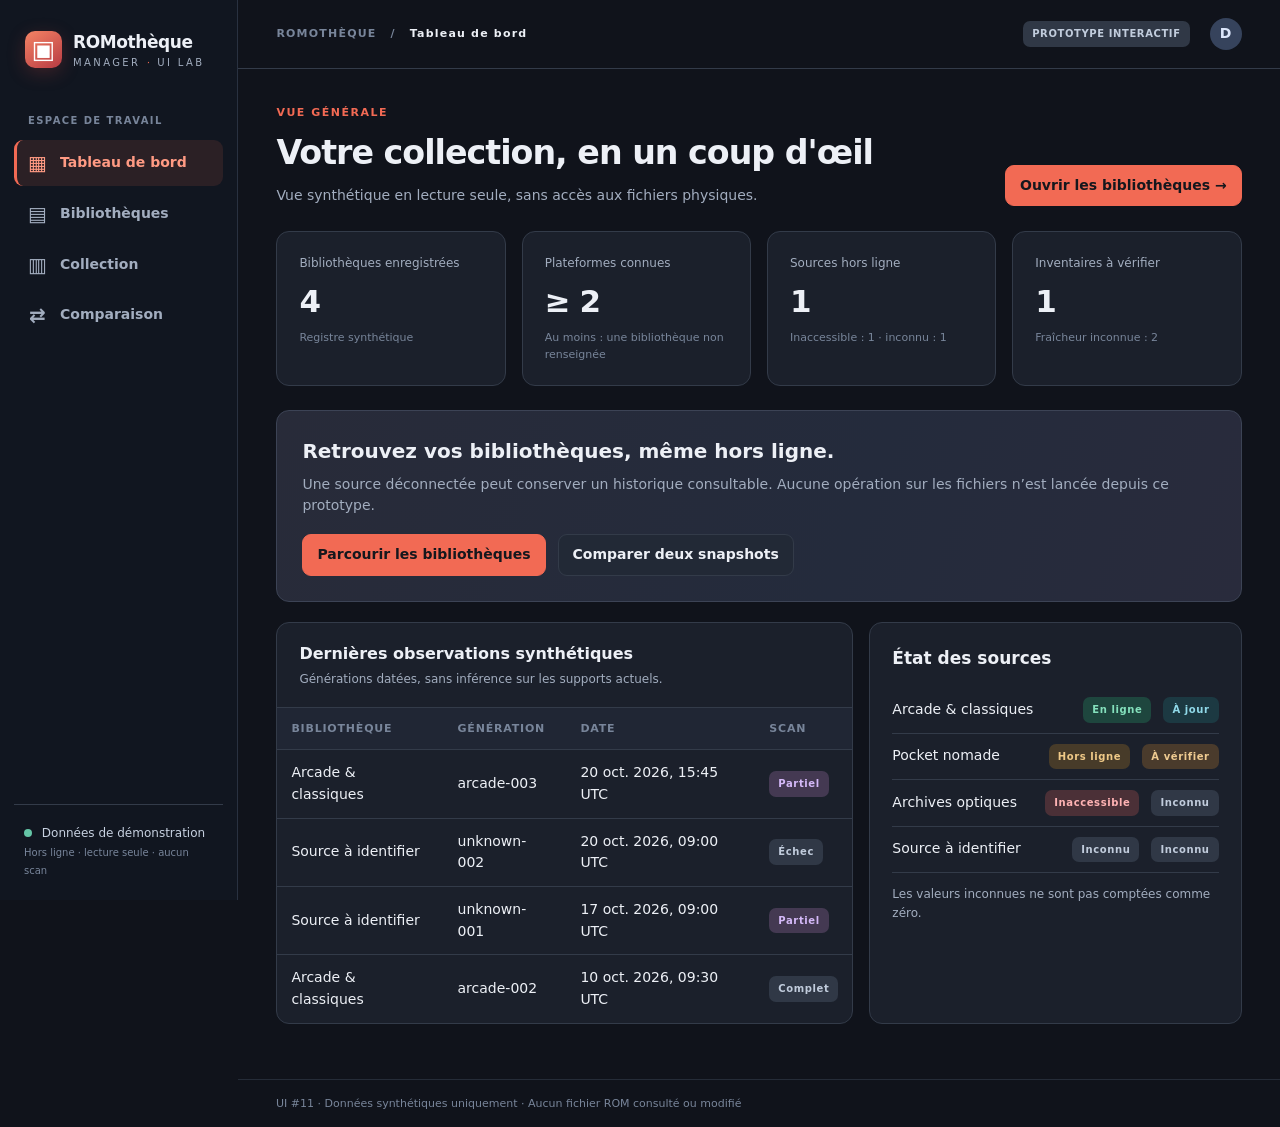
<file: prototype/ui11/index.html>
<!doctype html>
<html lang="fr">
<head>
<meta charset="utf-8">
<meta name="viewport" content="width=device-width, initial-scale=1">
<meta name="color-scheme" content="dark">
<title>ROMothèque Manager — Prototype UI #11</title>
<link rel="stylesheet" href="./styles.css">
<script src="./fixtures.js" defer></script>
<script src="./projection-adapter.js" defer></script>
<script src="./projection-data.js" defer></script>
<script src="./catalogue-adapter.js" defer></script>
<script src="../../adapters/shared/catalogue-t3-consumer.js" defer></script>
<script src="./t2-catalogue-model.js" defer></script>
<script src="./t2-catalogue-fixture.js" defer></script>
<script src="./app.js" defer></script>
</head>
<body>
<div class="shell">
<aside class="sidebar">
  <div class="brand"><span class="brand-mark" aria-hidden="true">▣</span><span><strong>ROMothèque</strong><small>MANAGER <i>·</i> UI LAB</small></span></div>
  <div class="sidebar-label">ESPACE DE TRAVAIL</div>
  <nav class="nav" aria-label="Navigation principale">
    <button data-route="dashboard" class="nav-item active"><span aria-hidden="true">▦</span> Tableau de bord</button>
    <button data-route="libraries" class="nav-item"><span aria-hidden="true">▤</span> Bibliothèques</button>
    <button data-route="collection" class="nav-item"><span aria-hidden="true">▥</span> Collection</button>
    <button data-route="compare" class="nav-item"><span aria-hidden="true">⇄</span> Comparaison</button>

  </nav>
  <div class="sidebar-foot"><span class="dot"></span> Données de démonstration<br><small>Hors ligne · lecture seule · aucun scan</small></div>
</aside>
<div class="workspace">
<header class="topbar"><div class="crumb">ROMOTHÈQUE <span>/</span> <span id="breadcrumb">Tableau de bord</span></div><div class="top-actions"><span class="tag tag-muted">PROTOTYPE INTERACTIF</span><span class="avatar" aria-label="Environnement fictif">D</span></div></header>
<main id="view" tabindex="-1" aria-live="polite"><div class="loading">Chargement du prototype…</div></main>
<footer class="footer">UI #11 · Données synthétiques uniquement · Aucun fichier ROM consulté ou modifié</footer>
</div>
</div>
<div id="toast" role="status" aria-live="polite" class="toast" hidden></div>
</body>
</html>
</file>
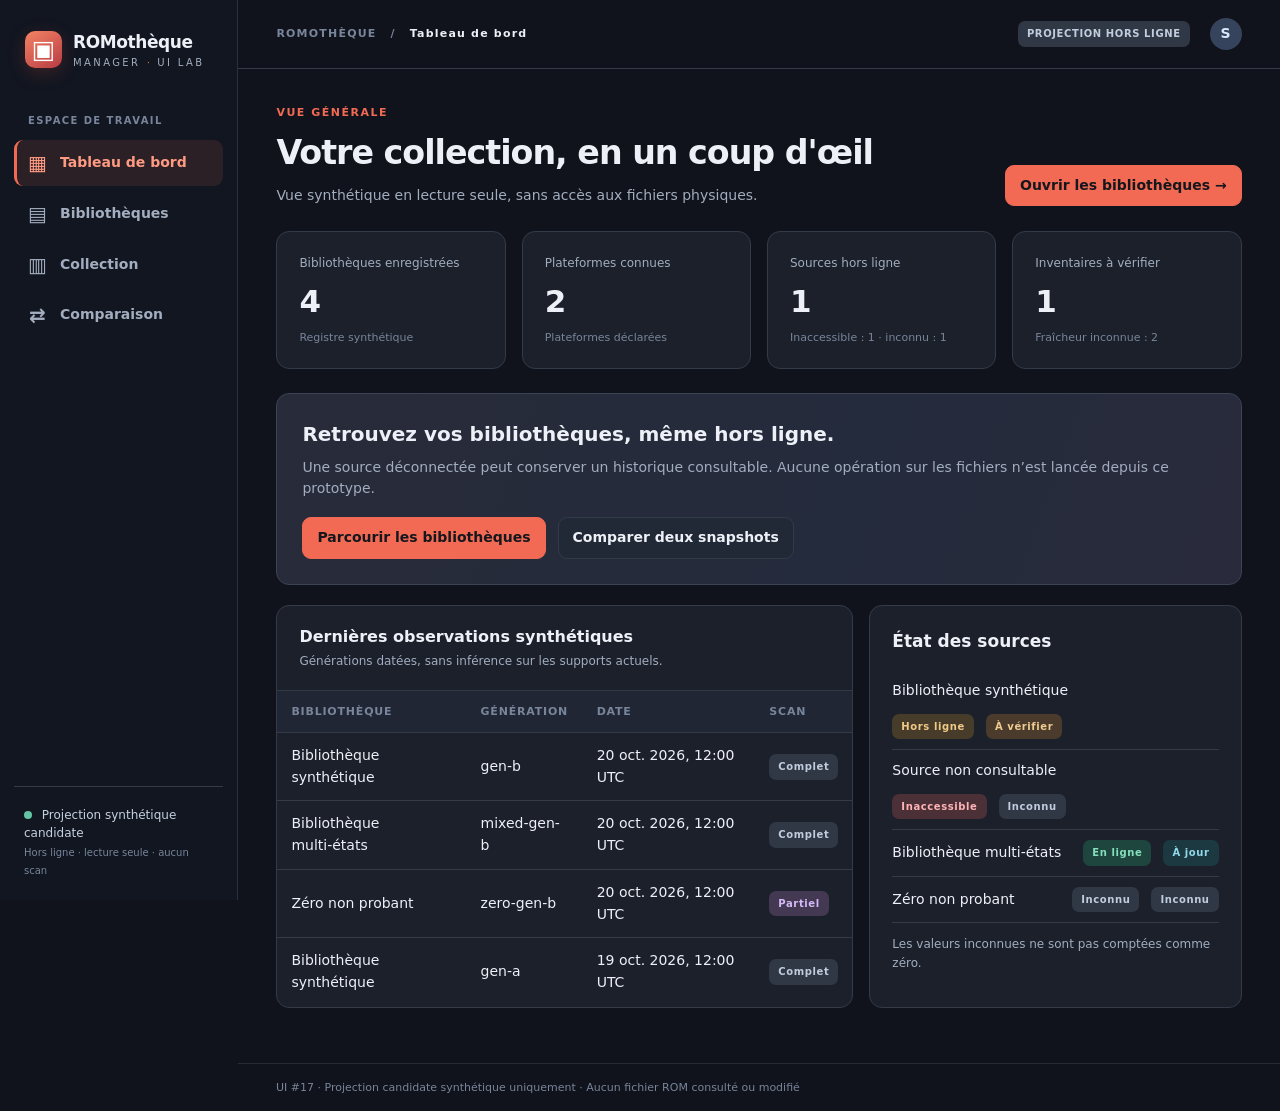
<file: prototype/ui11/demo-integree.html>
<!doctype html>
<html lang="fr">
<head>
<meta charset="utf-8">
<meta name="viewport" content="width=device-width, initial-scale=1">
<meta name="color-scheme" content="dark">
<title>ROMothèque Manager — Démonstration intégrée #17</title>
<link rel="stylesheet" href="./styles.css">
<script src="./fixtures.js" defer></script>
<script src="./projection-adapter.js" defer></script>
<script src="./projection-integrated.js" defer></script>
<script src="./catalogue-adapter.js" defer></script>
<script src="../../adapters/shared/catalogue-t3-consumer.js" defer></script>
<script src="./t2-catalogue-model.js" defer></script>
<script src="./app.js" defer></script>
</head>
<body>
<div class="shell">
<aside class="sidebar">
  <div class="brand"><span class="brand-mark" aria-hidden="true">▣</span><span><strong>ROMothèque</strong><small>MANAGER <i>·</i> UI LAB</small></span></div>
  <div class="sidebar-label">ESPACE DE TRAVAIL</div>
  <nav class="nav" aria-label="Navigation principale">
    <button data-route="dashboard" class="nav-item active"><span aria-hidden="true">▦</span> Tableau de bord</button>
    <button data-route="libraries" class="nav-item"><span aria-hidden="true">▤</span> Bibliothèques</button>
    <button data-route="collection" class="nav-item"><span aria-hidden="true">▥</span> Collection</button>
    <button data-route="compare" class="nav-item"><span aria-hidden="true">⇄</span> Comparaison</button>
  </nav>
  <div class="sidebar-foot"><span class="dot"></span> Projection synthétique candidate<br><small>Hors ligne · lecture seule · aucun scan</small></div>
</aside>
<div class="workspace">
<header class="topbar"><div class="crumb">ROMOTHÈQUE <span>/</span> <span id="breadcrumb">Tableau de bord</span></div><div class="top-actions"><span class="tag tag-muted">PROJECTION HORS LIGNE</span><span class="avatar" aria-label="Projection synthétique candidate">S</span></div></header>
<main id="view" tabindex="-1" aria-live="polite"><div class="loading">Chargement du prototype…</div></main>
<footer class="footer">UI #17 · Projection candidate synthétique uniquement · Aucun fichier ROM consulté ou modifié</footer>
</div>
</div>
<div id="toast" role="status" aria-live="polite" class="toast" hidden></div>
</body>
</html>
</file>
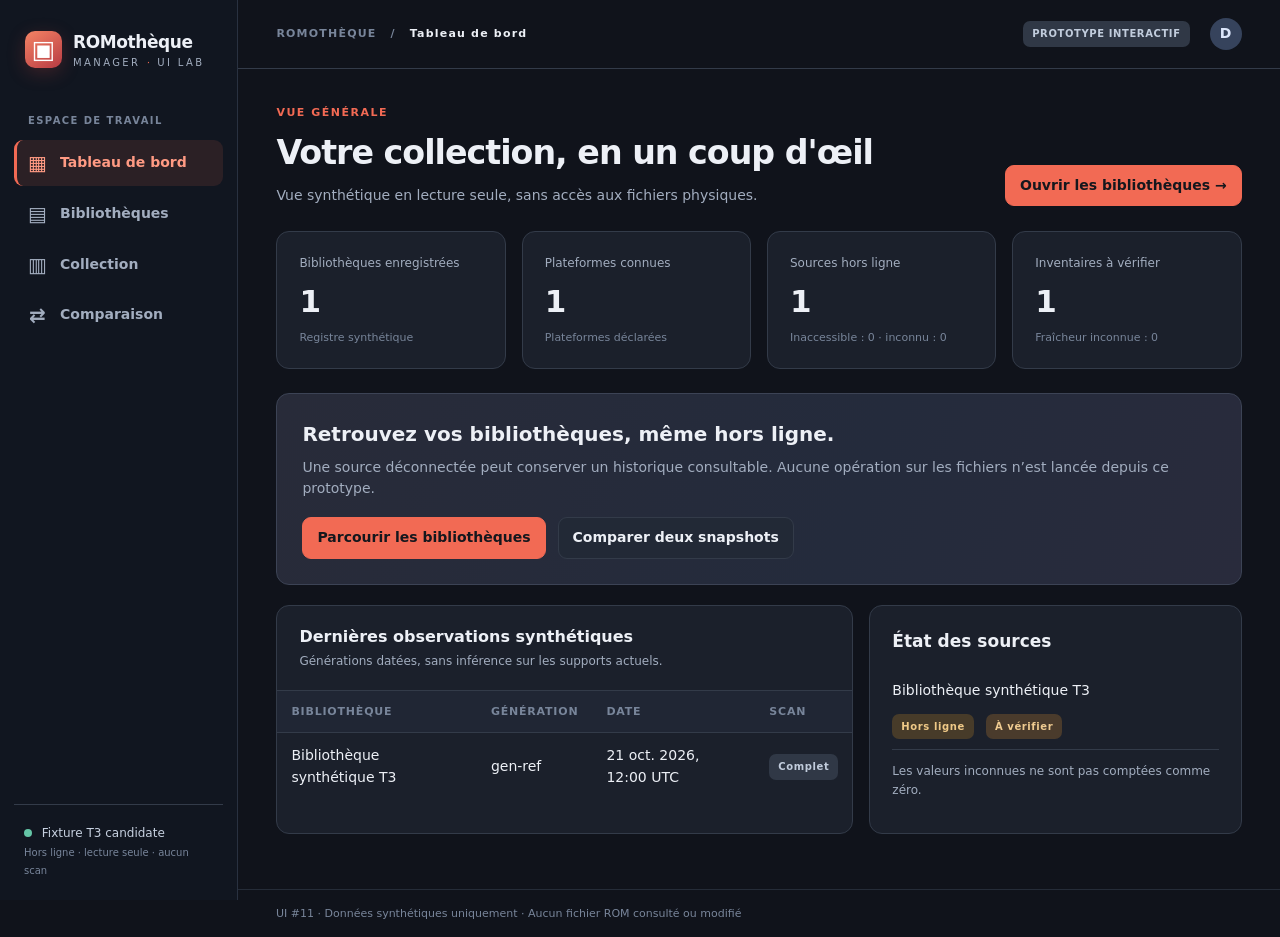
<file: prototype/ui11/demo-t4-catalogue.html>
<!doctype html>
<html lang="fr">
<head>
<meta charset="utf-8">
<meta name="viewport" content="width=device-width, initial-scale=1">
<meta name="color-scheme" content="dark">
<title>ROMothèque Manager — Contrat T3 candidat / démonstration</title>
<link rel="stylesheet" href="./styles.css">
<script src="./fixtures.js" defer></script>
<script src="./projection-adapter.js" defer></script>
<script src="./t4-catalogue-demo.js" defer></script>
<script src="./catalogue-adapter.js" defer></script>
<script src="../../adapters/shared/catalogue-t3-consumer.js" defer></script>
<script src="./t2-catalogue-model.js" defer></script>
<script src="./t2-catalogue-fixture.js" defer></script>
<script src="./app.js" defer></script>
</head>
<body>
<div class="shell">
<aside class="sidebar">
  <div class="brand"><span class="brand-mark" aria-hidden="true">▣</span><span><strong>ROMothèque</strong><small>MANAGER <i>·</i> UI LAB</small></span></div>
  <div class="sidebar-label">ESPACE DE TRAVAIL</div>
  <nav class="nav" aria-label="Navigation principale">
    <button data-route="dashboard" class="nav-item active"><span aria-hidden="true">▦</span> Tableau de bord</button>
    <button data-route="libraries" class="nav-item"><span aria-hidden="true">▤</span> Bibliothèques</button>
    <button data-route="collection" class="nav-item"><span aria-hidden="true">▥</span> Collection</button>
    <button data-route="compare" class="nav-item"><span aria-hidden="true">⇄</span> Comparaison</button>

  </nav>
  <div class="sidebar-foot"><span class="dot"></span> Fixture T3 candidate<br><small>Hors ligne · lecture seule · aucun scan</small></div>
</aside>
<div class="workspace">
<header class="topbar"><div class="crumb">ROMOTHÈQUE <span>/</span> <span id="breadcrumb">Tableau de bord</span></div><div class="top-actions"><span class="tag tag-muted">PROTOTYPE INTERACTIF</span><span class="avatar" aria-label="Environnement fictif">D</span></div></header>
<main id="view" tabindex="-1" aria-live="polite"><div class="loading">Chargement du prototype…</div></main>
<footer class="footer">UI #11 · Données synthétiques uniquement · Aucun fichier ROM consulté ou modifié</footer>
</div>
</div>
<div id="toast" role="status" aria-live="polite" class="toast" hidden></div>
</body>
</html>
</file>
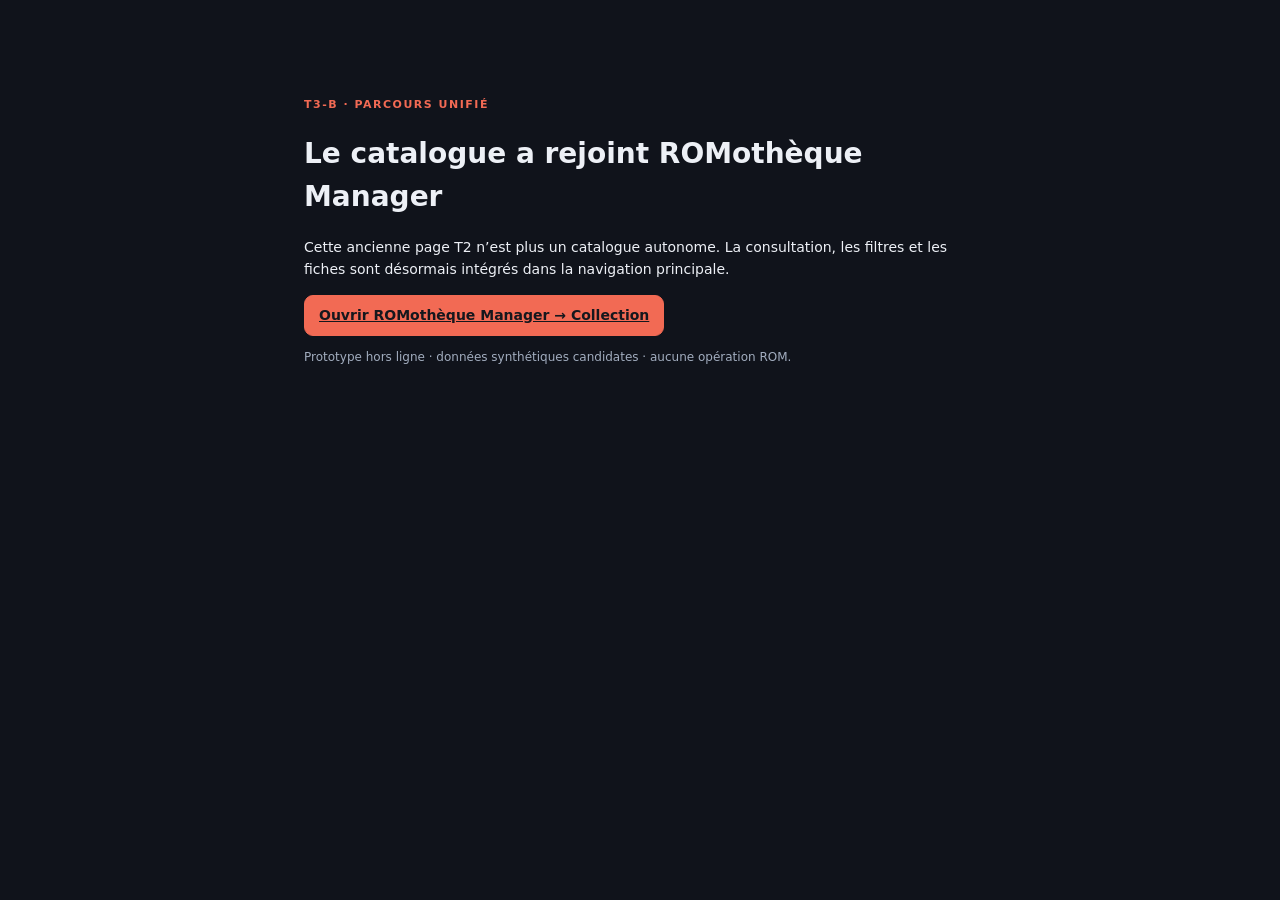
<file: prototype/ui11/t2-catalogue.html>
<!doctype html><html lang="fr"><head><meta charset="utf-8"><meta name="viewport" content="width=device-width,initial-scale=1"><meta name="color-scheme" content="dark"><title>ROMothèque — Accès au catalogue intégré</title><link rel="stylesheet" href="./styles.css"></head><body><main style="max-width:720px;margin:8vh auto;padding:24px"><div class="eyebrow">T3-B · Parcours unifié</div><h1>Le catalogue a rejoint ROMothèque Manager</h1><p>Cette ancienne page T2 n’est plus un catalogue autonome. La consultation, les filtres et les fiches sont désormais intégrés dans la navigation principale.</p><a class="btn btn-primary" href="./index.html">Ouvrir ROMothèque Manager → Collection</a><p class="small muted">Prototype hors ligne · données synthétiques candidates · aucune opération ROM.</p></main></body></html>
</file>
<file: prototype/ui11/styles.css>
:root{color-scheme:dark;--bg:#10131b;--sidebar:#111620;--surface:#1b202b;--surface2:#222936;--surface3:#282f3e;--line:#333b49;--text:#edf0f6;--muted:#a2adbf;--subtle:#78859a;--accent:#f26a54;--blue:#77b5ff;--green:#64c5a6;--amber:#e6bb6a;--red:#e79593;--purple:#b8a5f7;--radius:13px;font-family:Inter,"Segoe UI",system-ui,-apple-system,sans-serif}
*{box-sizing:border-box}body{margin:0;background:var(--bg);color:var(--text);font-size:14px;line-height:1.55}button,input,select{font:inherit}button{cursor:pointer}button:disabled{cursor:not-allowed;opacity:.45}button:focus-visible,input:focus-visible,select:focus-visible{outline:2px solid var(--blue);outline-offset:3px}a{color:var(--blue)}.shell{min-height:100vh;display:grid;grid-template-columns:238px minmax(0,1fr)}.sidebar{position:sticky;top:0;height:100vh;background:var(--sidebar);border-right:1px solid #293140;padding:29px 14px 20px;display:flex;flex-direction:column}.brand{display:flex;gap:11px;align-items:center;padding:0 11px 42px}.brand-mark{background:linear-gradient(145deg,#f48465,#b83b43);color:white;width:37px;height:37px;border-radius:10px;display:grid;place-items:center;font-size:25px;box-shadow:0 5px 18px #9c3d3950}.brand strong{font-size:17px;letter-spacing:-.4px}.brand small{display:block;font-size:10px;letter-spacing:2.4px;color:var(--muted)}.brand i{color:var(--accent)}.sidebar-label{font-size:10px;font-weight:700;letter-spacing:1.4px;color:var(--subtle);padding:0 14px 12px}.nav{display:grid;gap:5px}.nav-item{border:0;background:transparent;color:var(--muted);padding:12px 13px;text-align:left;border-radius:9px;display:flex;gap:12px;align-items:center;font-weight:550}.nav-item span{font-size:20px;width:21px;text-align:center;line-height:1}.nav-item:hover{background:#252c3a;color:white}.nav-item.active{background:#f26a541d;color:#ff9a83;border-left:3px solid var(--accent);padding-left:10px}.sidebar-foot{margin-top:auto;border-top:1px solid var(--line);padding:19px 10px 0;color:#c7d1e0;font-size:12px}.sidebar-foot small{color:var(--subtle)}.dot{display:inline-block;width:8px;height:8px;border-radius:50%;background:var(--green);margin-right:6px}.workspace{min-width:0;display:flex;flex-direction:column}.topbar{height:69px;border-bottom:1px solid var(--line);padding:0 clamp(18px,3vw,43px);display:flex;align-items:center;justify-content:space-between}.crumb{font-size:11px;letter-spacing:1.2px;font-weight:750;color:var(--subtle)}.crumb span{margin:0 9px}.crumb span:last-child{color:var(--text);margin:0}.top-actions{display:flex;align-items:center;gap:20px}.avatar{background:#36435c;color:#dbe6fb;width:32px;height:32px;border-radius:50%;display:grid;place-items:center;font-weight:750}.footer{margin-top:auto;padding:15px 38px;color:var(--subtle);font-size:11px;border-top:1px solid #252c38}main{width:min(1440px,100%);margin:0 auto;padding:35px clamp(18px,3vw,43px) 55px;flex:1}.eyebrow{font-size:11px;color:var(--accent);letter-spacing:1.5px;font-weight:800;text-transform:uppercase}.page-heading{display:flex;align-items:end;justify-content:space-between;gap:20px;margin-bottom:25px}.page-heading h1{font-size:clamp(25px,2.6vw,34px);letter-spacing:-1px;margin:6px 0 6px;font-weight:750}.page-heading p{color:var(--muted);margin:0;max-width:740px}.btn{border:1px solid var(--line);border-radius:9px;padding:9px 14px;background:var(--surface2);color:var(--text);font-weight:650;display:inline-flex;align-items:center;gap:7px;justify-content:center}.btn:hover:not(:disabled){border-color:#70809a;background:var(--surface3)}.btn-primary{background:var(--accent);border-color:var(--accent);color:#15171d}.btn-primary:hover:not(:disabled){background:#ffa08a;border-color:#ffa08a}.btn-quiet{background:transparent}.btn-sm{font-size:12px;padding:6px 10px}.tag{display:inline-flex;align-items:center;gap:6px;font-size:10px;letter-spacing:.6px;font-weight:750;border:1px solid transparent;border-radius:7px;padding:4px 8px;white-space:nowrap}.tag-online{background:#1e463e;color:#84e0bc}.tag-offline{background:#473b29;color:#efc987}.tag-inaccessible{background:#4b3037;color:#ffb3b4}.tag-fresh{background:#1c3942;color:#90d9e9}.tag-stale{background:#4a3b2c;color:#efcb91}.tag-unknown,.tag-muted{background:#303846;color:#c1ccdc}.tag-partial{background:#443952;color:#d4b9f8}.tag-added{background:#1e463e;color:#84e0bc}.tag-changed{background:#4a3b2c;color:#efcb91}.tag-unchanged{background:#293c52;color:#acd0ff}.tag-missing{background:#47343c;color:#eeb8c0}.tag-notcomparable{background:#463850;color:#d4b9f8}.panel{background:var(--surface);border:1px solid var(--line);border-radius:var(--radius);overflow:hidden}.panel-pad{padding:22px}.panel-header{display:flex;align-items:center;justify-content:space-between;gap:14px;padding:19px 22px;border-bottom:1px solid var(--line)}.panel-header h2{font-size:16px;margin:0}.panel-header p{margin:3px 0 0;color:var(--muted);font-size:12px}.grid{display:grid;gap:16px}.stats{grid-template-columns:repeat(4,minmax(0,1fr));margin-bottom:24px}.stat{padding:22px}.stat-label{font-size:12px;color:var(--muted);margin-bottom:11px}.stat-number{font-size:31px;line-height:1.15;font-weight:750;letter-spacing:-1px}.stat-detail{font-size:11px;color:var(--subtle);margin-top:9px}.two-col{grid-template-columns:minmax(0,1.55fr) minmax(300px,1fr)}.three-col{grid-template-columns:repeat(3,minmax(0,1fr))}.library-card{padding:20px;display:flex;flex-direction:column;gap:15px}.library-card.selected{border-color:var(--accent)}.library-title{font-size:16px;font-weight:750;margin:0}.muted{color:var(--muted)}.small{font-size:12px}.tiny{font-size:11px}.meta-row{display:flex;align-items:center;gap:7px;flex-wrap:wrap}.card-bottom{display:flex;justify-content:space-between;align-items:center;gap:10px;margin-top:auto;padding-top:12px;border-top:1px solid var(--line)}.section-title{font-size:17px;margin:0 0 16px}.split{display:grid;grid-template-columns:minmax(0,1fr) minmax(310px,.75fr);gap:17px}.stack{display:grid;gap:14px}.field{display:grid;gap:7px}.field label{color:var(--muted);font-size:12px;font-weight:700}.select,.input{background:var(--surface2);border:1px solid #485365;border-radius:9px;color:var(--text);padding:11px 12px;width:100%;min-width:0}.input::placeholder{color:#7e8b9e}.row{display:flex;align-items:center;gap:12px;flex-wrap:wrap}.between{justify-content:space-between}.notice{padding:13px 15px;border:1px solid #746044;background:#3b3327;border-radius:9px;color:#efd6a7;font-size:12px}.notice.info{border-color:#465b78;background:#263446;color:#c0d8f8}.notice.danger{border-color:#865158;background:#422c35;color:#ffd1d2}.empty{padding:32px 20px;text-align:center;color:var(--muted)}.empty strong{display:block;color:var(--text);margin-bottom:7px}.table-wrap{overflow:auto}.table{width:100%;border-collapse:collapse;text-align:left;min-width:540px}.table th{font-size:11px;color:var(--subtle);text-transform:uppercase;letter-spacing:.8px;background:#202634}.table th,.table td{padding:12px 14px;border-bottom:1px solid var(--line)}.table tr:last-child td{border-bottom:0}.table tbody tr:hover{background:#252c39}.table .clickable{cursor:pointer}.table .clickable:focus-visible{outline:2px solid var(--blue);outline-offset:-2px}.table .selected{background:#303949}.detail-grid{display:grid;grid-template-columns:1fr 1fr;gap:14px}.detail-grid dt{font-size:11px;color:var(--subtle)}.detail-grid dd{margin:3px 0 0;overflow-wrap:anywhere}.divider{border:0;border-top:1px solid var(--line);margin:20px 0}.coverage{display:flex;gap:8px;flex-wrap:wrap}.coverage .scope{background:var(--surface2);border:1px solid var(--line);border-radius:8px;padding:7px 9px;font-size:11px}.filter-row{display:flex;gap:10px;align-items:center;flex-wrap:wrap;margin-bottom:14px}.filter-row .select{width:auto;max-width:100%}.filter-row .input{max-width:300px}.pill-list{display:flex;flex-wrap:wrap;gap:8px}.summary-pill{background:var(--surface2);border:1px solid var(--line);border-radius:9px;padding:9px 12px;font-size:12px;display:flex;gap:9px;align-items:center}.summary-pill b{font-size:17px}.hero{background:linear-gradient(110deg,#282b39,#242b3c 60%,#292b3c);padding:25px;border-radius:var(--radius);border:1px solid #3c4355;margin-bottom:20px}.hero h2{margin:0 0 7px;font-size:20px}.hero p{margin:0;color:var(--muted)}.collection-grid{display:grid;grid-template-columns:repeat(auto-fill,minmax(180px,1fr));gap:14px}.game-card{padding:14px;text-align:left;background:var(--surface);border:1px solid var(--line);border-radius:12px;color:var(--text)}.game-card:hover{border-color:#72829d}.cover{height:125px;background:linear-gradient(140deg,#313c50,#222b3a);border:1px solid #445168;border-radius:8px;display:grid;place-items:center;font-size:36px;color:#a7b8d2;margin-bottom:12px}.game-card strong{display:block}.game-card small{color:var(--muted)}.loading{color:var(--muted)}.toast{position:fixed;bottom:22px;right:25px;background:#334158;color:white;border:1px solid #63718a;border-radius:10px;padding:13px 18px;box-shadow:0 14px 40px #0008}.kbd{border:1px solid #657086;padding:1px 6px;border-radius:4px;font-size:11px}
@media(max-width:1100px){.stats{grid-template-columns:repeat(2,1fr)}.two-col,.split{grid-template-columns:1fr}}@media(max-width:700px){.shell{grid-template-columns:1fr}.sidebar{position:relative;height:auto;padding:13px}.brand{padding:0 0 10px}.sidebar-label,.sidebar-foot{display:none}.nav{display:flex;overflow-x:auto}.nav-item{white-space:nowrap;padding:10px}.nav-item.active{padding-left:7px}.topbar{height:54px}.top-actions .tag{display:none}.stats{grid-template-columns:repeat(2,1fr)}.three-col{grid-template-columns:1fr}.page-heading{align-items:start;flex-direction:column}.detail-grid{grid-template-columns:1fr}.panel-header{align-items:start;flex-direction:column}}
@media(prefers-reduced-motion:no-preference){.btn,.nav-item,.game-card{transition:background .15s,border-color .15s}}

/* Sprint #17: keyboard affordances and narrow viewport resilience. */
:where(.btn,.nav-item,.game-card,.summary-pill,.select,.input,[role="button"]):focus-visible{outline:3px solid #9cc6ff;outline-offset:3px;box-shadow:0 0 0 2px #111a2c}
#view:focus{outline:none}
.game-card[aria-pressed="true"]{border-color:#9cc6ff;box-shadow:inset 0 0 0 1px #9cc6ff}
.summary-pill[aria-pressed="true"]{border-color:#9cc6ff}
.notice,.small,.tiny,.tag,.scope{overflow-wrap:anywhere}
@media(max-width:700px){.workspace{min-width:0}.filter-row .select,.filter-row .input{width:100%;max-width:none}.stats{grid-template-columns:repeat(2,minmax(0,1fr))}.split,.two-col{min-width:0}.collection-grid{grid-template-columns:repeat(auto-fit,minmax(150px,1fr))}}
@media(max-width:380px){.stats{grid-template-columns:1fr}.hero{padding:17px}.panel-pad{padding:15px}}
</file>
